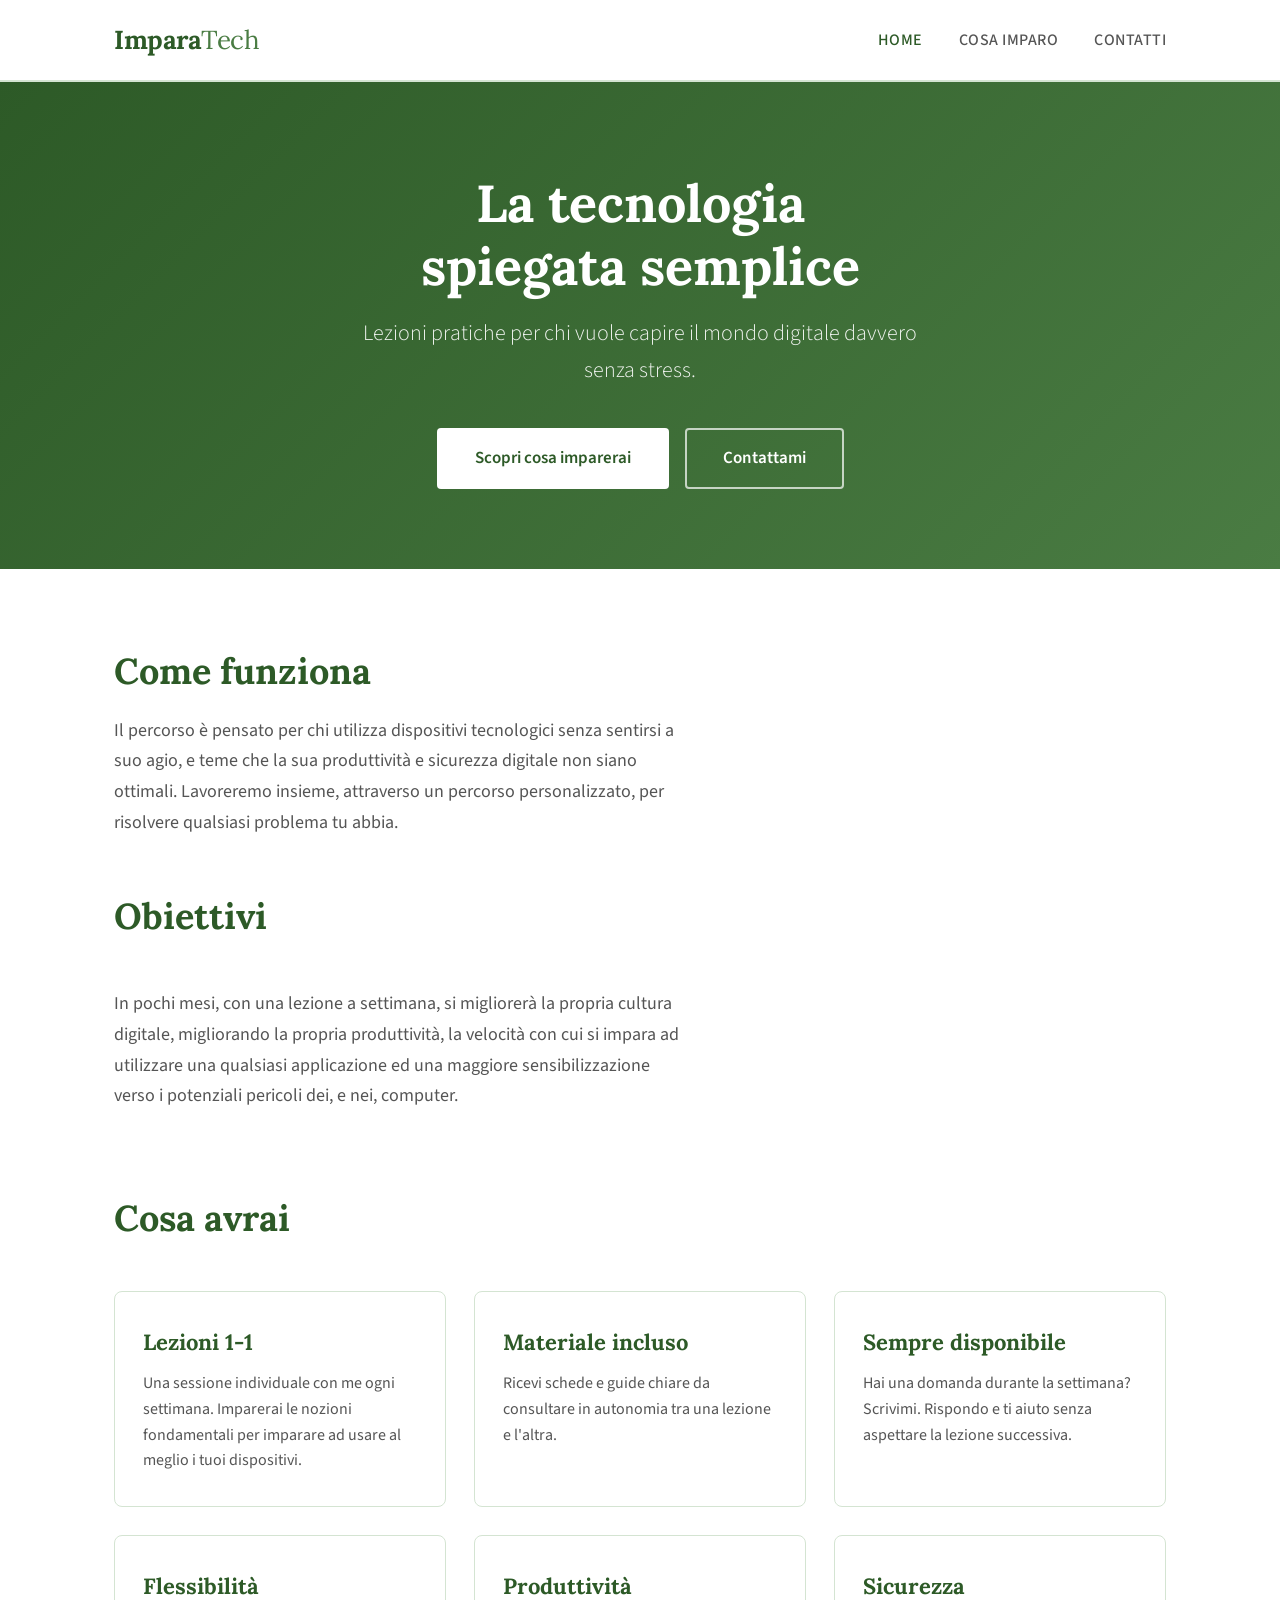
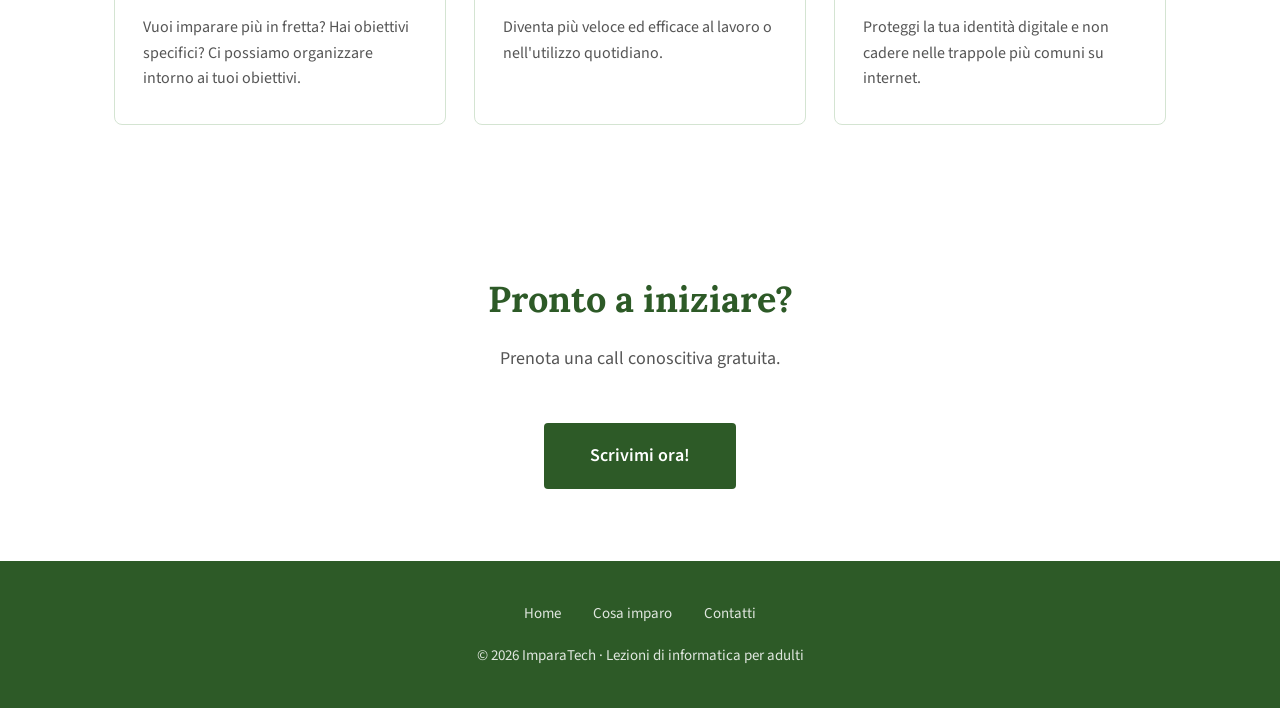
<file: index.html>
<!DOCTYPE html>
<html lang="it">
<head>
    <meta charset="UTF-8">
    <meta name="viewport" content="width=device-width, initial-scale=1.0">
    <title>ImparaTech</title>
    <meta name="description" content="ImparaTech: lezioni di informatica pratiche e chiare per adulti. Impara a usare il computer, navigare in sicurezza e capire l'intelligenza artificiale.">
    <link rel="stylesheet" href="styles.css">
    <link rel="stylesheet" href="https://cdnjs.cloudflare.com/ajax/libs/font-awesome/6.5.0/css/all.min.css">
</head>
<body>

<header>
    <div class="navbar">
        <a href="index.html" class="logo">Impara<span>Tech</span></a>
        <button class="hamburger" onclick="toggleMenu()" aria-label="Menu">
            <span></span><span></span><span></span>
        </button>
        <nav>
            <ul id="nav-menu">
                <li><a href="index.html" class="active">Home</a></li>
                <li><a href="contenuti.html">Cosa imparo</a></li>
                <li><a href="contatti.html">Contatti</a></li>
            </ul>
        </nav>
    </div>
</header>

<section class="hero">
    <div class="container">
        <h1>La tecnologia<br>spiegata semplice</h1>
        <p>Lezioni pratiche per chi vuole capire il mondo digitale davvero senza stress.</p>
        <a href="contenuti.html" class="btn">Scopri cosa imparerai</a>
        <a href="contatti.html" class="btn btn-outline">Contattami</a>
    </div>
</section>

<section>
    <div class="container">
        <div class="section-title">Come funziona</div>
        <p class="section-sub">Il percorso è pensato per chi utilizza dispositivi tecnologici senza sentirsi a suo agio, e teme che la sua produttività e sicurezza digitale non siano ottimali. Lavoreremo insieme, attraverso un percorso personalizzato, per risolvere qualsiasi problema tu abbia.</p>
        <div class="cards">
            <div class="section-title">Obiettivi</div>
            <p class="section-sub">In pochi mesi, con una lezione a settimana, si migliorerà la propria cultura digitale, migliorando la propria produttività, la velocità con cui si impara ad utilizzare una qualsiasi applicazione ed una maggiore sensibilizzazione verso i potenziali pericoli dei, e nei, computer.</p>
            <div class="section-title">Cosa avrai</div>
            <div class="card">
                <h3>Lezioni 1-1</h3>
                <p>Una sessione individuale con me ogni settimana. Imparerai le nozioni fondamentali per imparare ad usare al meglio i tuoi dispositivi.</p>
            </div>
            <div class="card">
                <h3>Materiale incluso</h3>
                <p>Ricevi schede e guide chiare da consultare in autonomia tra una lezione e l'altra.</p>
            </div>
            <div class="card">
                <h3>Sempre disponibile</h3>
                <p>Hai una domanda durante la settimana? Scrivimi. Rispondo e ti aiuto senza aspettare la lezione successiva.</p>
            </div>
            <div class="card">
                <h3>Flessibilità</h3>
                <p>Vuoi imparare più in fretta? Hai obiettivi specifici? Ci possiamo organizzare intorno ai tuoi obiettivi.</p>
            </div>
           <div class="card">
                <h3>Produttività</h3>
                <p>Diventa più veloce ed efficace al lavoro o nell'utilizzo quotidiano.</p>
            </div>
           <div class="card">
                <h3>Sicurezza</h3>
                <p>Proteggi la tua identità digitale e non cadere nelle trappole più comuni su internet.</p>
            </div>
        </div>
    </div>
</section>



<section>
    <div class="container" style="text-align:center;">
        <div class="section-title">Pronto a iniziare?</div>
        <p class="section-sub" style="margin-left:auto; margin-right:auto; text-align:center;">Prenota una call conoscitiva gratuita.</p>
        <a href="contatti.html" class="btn" style="background: var(--verde); color: white; font-size:18px; padding: 16px 44px;">Scrivimi ora!</a>
    </div>
</section>

<footer>
    <div class="container">
        <ul class="footer-links">
            <li><a href="index.html">Home</a></li>
            <li><a href="contenuti.html">Cosa imparo</a></li>
            <li><a href="contatti.html">Contatti</a></li>
        </ul>
        <p>© 2026 ImparaTech · Lezioni di informatica per adulti</p>
    </div>
</footer>

<script>
function toggleMenu() {
    document.getElementById('nav-menu').classList.toggle('open');
}
</script>
</body>
</html>
</file>
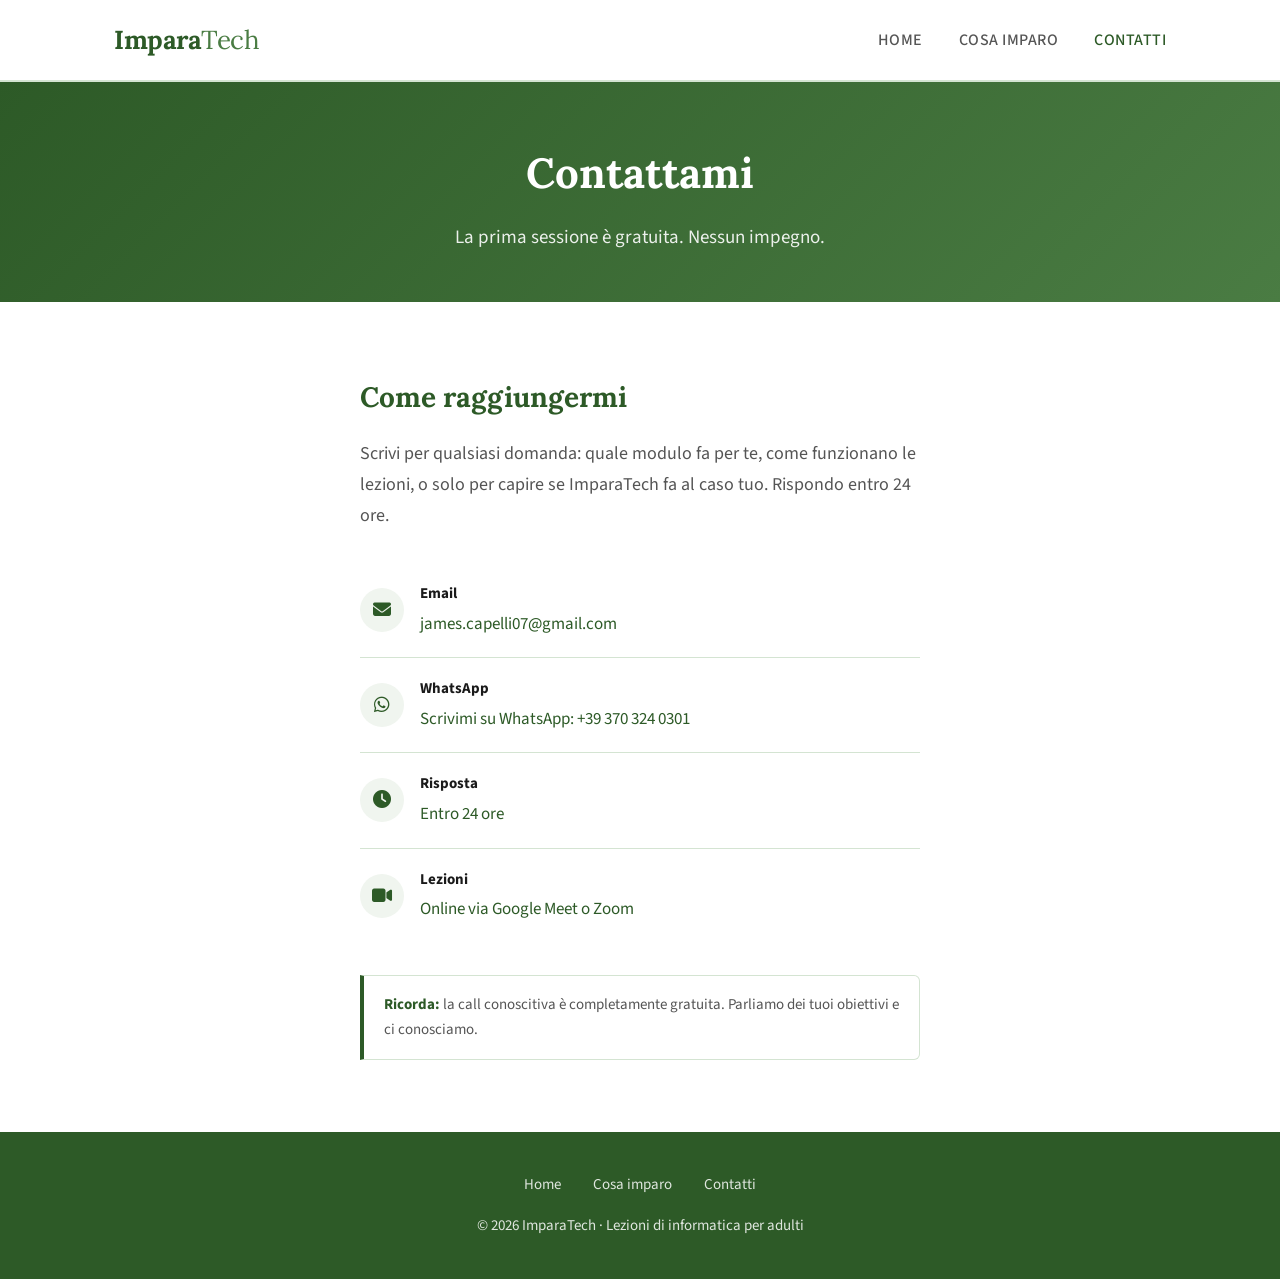
<file: contatti.html>
<!DOCTYPE html>
<html lang="it">
<head>
    <meta charset="UTF-8">
    <meta name="viewport" content="width=device-width, initial-scale=1.0">
    <title>Contatti – ImparaTech</title>
    <meta name="description" content="Contatta ImparaTech per iniziare le tue lezioni di informatica. Prima sessione gratuita, nessun impegno.">
    <link rel="stylesheet" href="styles.css">
    <link rel="stylesheet" href="https://cdnjs.cloudflare.com/ajax/libs/font-awesome/6.5.0/css/all.min.css">
    <style>
        .page-hero {
            background: linear-gradient(135deg, var(--verde) 0%, var(--verde-chiaro) 100%);
            padding: 56px 0 48px;
            color: white;
            text-align: center;
        }
        .page-hero h1 {
            font-family: 'Lora', serif;
            font-size: 42px;
            margin-bottom: 12px;
        }
        .page-hero p {
            font-size: 19px;
            opacity: 0.9;
        }

        .contatti-grid {
            display: grid;
            grid-template-columns: 1fr 1fr;
            gap: 60px;
            align-items: start;
        }

        @media (max-width: 760px) {
            .contatti-grid { grid-template-columns: 1fr; gap: 40px; }
        }

        .contatto-info h2 {
            font-family: 'Lora', serif;
            font-size: 28px;
            color: var(--verde);
            margin-bottom: 18px;
        }

        .contatto-info p {
            color: var(--testo-morbido);
            margin-bottom: 32px;
            line-height: 1.7;
        }

        .contatto-voce {
            display: flex;
            align-items: center;
            gap: 16px;
            padding: 18px 0;
            border-bottom: 1px solid var(--bordo);
        }

        .contatto-voce:last-child { border-bottom: none; }

        .contatto-voce .icona {
            background: var(--verde-sfondo);
            color: var(--verde);
            width: 44px;
            height: 44px;
            border-radius: 50%;
            display: flex;
            align-items: center;
            justify-content: center;
            font-size: 18px;
            flex-shrink: 0;
        }

        .contatto-voce .testo strong {
            display: block;
            font-size: 15px;
            color: var(--testo);
            margin-bottom: 2px;
        }

        .contatto-voce .testo a,
        .contatto-voce .testo span {
            font-size: 17px;
            color: var(--verde);
            text-decoration: none;
        }

        .contatto-voce .testo a:hover { text-decoration: underline; }

        /* Form */
        .form-box {
            background: var(--verde-sfondo);
            border: 1px solid var(--bordo);
            border-radius: 8px;
            padding: 36px 32px;
        }

        .form-box h2 {
            font-family: 'Lora', serif;
            font-size: 24px;
            color: var(--verde);
            margin-bottom: 6px;
        }

        .form-box .sub {
            font-size: 15px;
            color: var(--testo-morbido);
            margin-bottom: 28px;
        }

        .form-group {
            margin-bottom: 20px;
        }

        .form-group label {
            display: block;
            font-size: 15px;
            font-weight: 600;
            color: var(--testo);
            margin-bottom: 7px;
        }

        .form-group input,
        .form-group textarea,
        .form-group select {
            width: 100%;
            padding: 12px 16px;
            border: 1px solid var(--bordo);
            border-radius: 5px;
            font-family: 'Source Sans 3', sans-serif;
            font-size: 16px;
            color: var(--testo);
            background: white;
            transition: border-color 0.2s;
        }

        .form-group input:focus,
        .form-group textarea:focus,
        .form-group select:focus {
            outline: none;
            border-color: var(--verde);
        }

        .form-group textarea {
            height: 110px;
            resize: vertical;
        }

        .form-submit {
            width: 100%;
            background: var(--verde);
            color: white;
            border: none;
            padding: 15px;
            border-radius: 5px;
            font-family: 'Source Sans 3', sans-serif;
            font-size: 17px;
            font-weight: 600;
            cursor: pointer;
            transition: background 0.2s;
        }

        .form-submit:hover { background: var(--verde-accent); }

        .nota-gratuita {
            background: white;
            border: 1px solid var(--bordo);
            border-left: 4px solid var(--verde);
            padding: 16px 20px;
            border-radius: 0 6px 6px 0;
            font-size: 15px;
            color: var(--testo-morbido);
            margin-top: 16px;
        }

        .nota-gratuita strong { color: var(--verde); }

        .successo {
            display: none;
            background: var(--verde);
            color: white;
            padding: 20px 24px;
            border-radius: 6px;
            text-align: center;
            font-size: 17px;
            margin-top: 16px;
        }
    </style>
</head>
<body>

<header>
    <div class="navbar">
        <a href="index.html" class="logo">Impara<span>Tech</span></a>
        <button class="hamburger" onclick="toggleMenu()" aria-label="Menu">
            <span></span><span></span><span></span>
        </button>
        <nav>
            <ul id="nav-menu">
                <li><a href="index.html">Home</a></li>
                <li><a href="contenuti.html">Cosa imparo</a></li>
                <li><a href="contatti.html" class="active">Contatti</a></li>
            </ul>
        </nav>
    </div>
</header>

<div class="page-hero">
    <div class="container">
        <h1>Contattami</h1>
        <p>La prima sessione è gratuita. Nessun impegno.</p>
    </div>
</div>

<section>
    <div class="container">
        <div style="max-width: 560px; margin: 0 auto;">

            <div class="contatto-info">
                <h2>Come raggiungermi</h2>
                <p>Scrivi per qualsiasi domanda: quale modulo fa per te, come funzionano le lezioni, o solo per capire se ImparaTech fa al caso tuo. Rispondo entro 24 ore.</p>

                <div class="contatto-voce">
                    <div class="icona"><i class="fa-solid fa-envelope"></i></div>
                    <div class="testo">
                        <strong>Email</strong>
                        <a href="mailto:james.capelli07@gmail.com">james.capelli07@gmail.com</a>
                    </div>
                </div>

                <div class="contatto-voce">
                    <div class="icona"><i class="fa-brands fa-whatsapp"></i></div>
                    <div class="testo">
                        <strong>WhatsApp</strong>
                        <a href="https://wa.me/393703240301" target="_blank">Scrivimi su WhatsApp: +39 370 324 0301</a>
                    </div>
                </div>

                <div class="contatto-voce">
                    <div class="icona"><i class="fa-solid fa-clock"></i></div>
                    <div class="testo">
                        <strong>Risposta</strong>
                        <span>Entro 24 ore</span>
                    </div>
                </div>

                <div class="contatto-voce">
                    <div class="icona"><i class="fa-solid fa-video"></i></div>
                    <div class="testo">
                        <strong>Lezioni</strong>
                        <span>Online via Google Meet o Zoom</span>
                    </div>
                </div>
            </div>

            <div class="nota-gratuita" style="margin-top: 32px;">
                <strong>Ricorda:</strong> la call conoscitiva è completamente gratuita. Parliamo dei tuoi obiettivi e ci conosciamo.
            </div>

        </div>
    </div>
</section>

<footer>
    <div class="container">
        <ul class="footer-links">
            <li><a href="index.html">Home</a></li>
            <li><a href="contenuti.html">Cosa imparo</a></li>
            <li><a href="contatti.html">Contatti</a></li>
        </ul>
        <p>© 2026 ImparaTech · Lezioni di informatica per adulti</p>
    </div>
</footer>

<script>
function toggleMenu() {
    document.getElementById('nav-menu').classList.toggle('open');
}
}
</script>
</body>
</html>
</file>
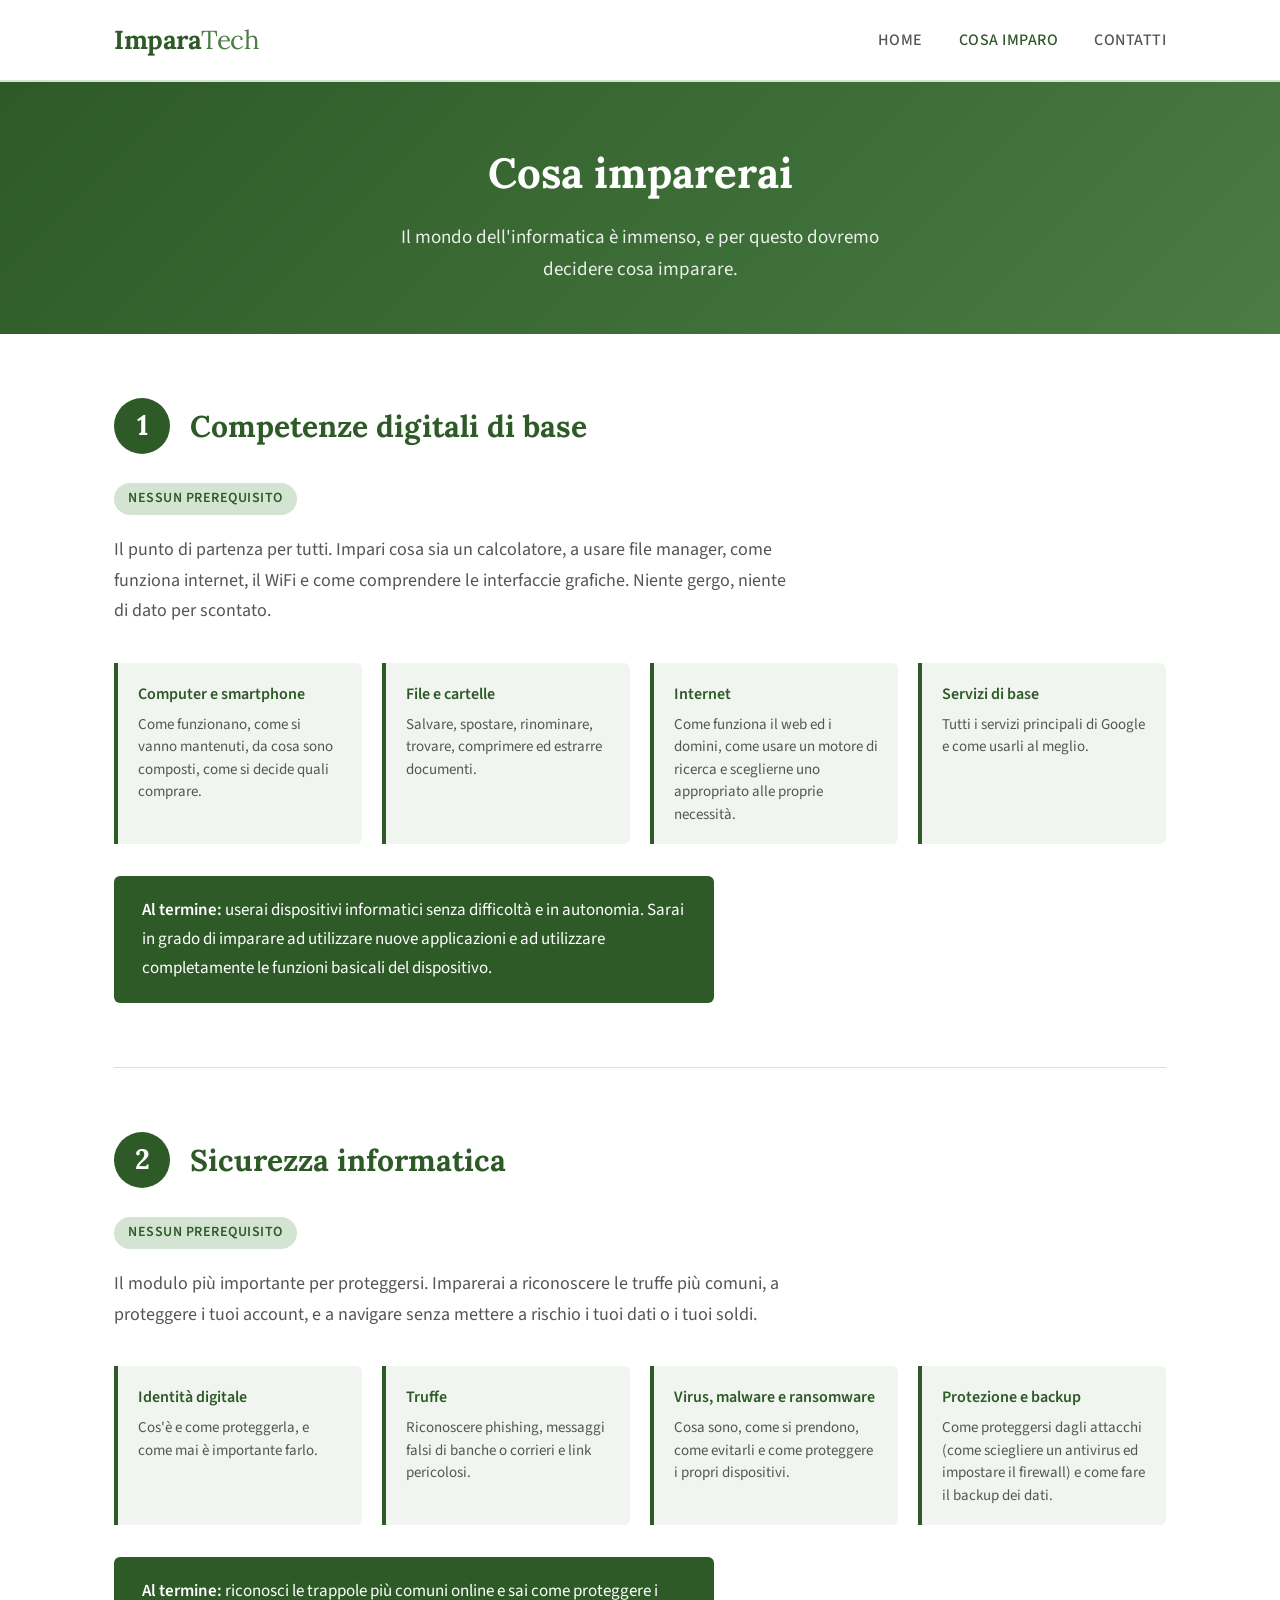
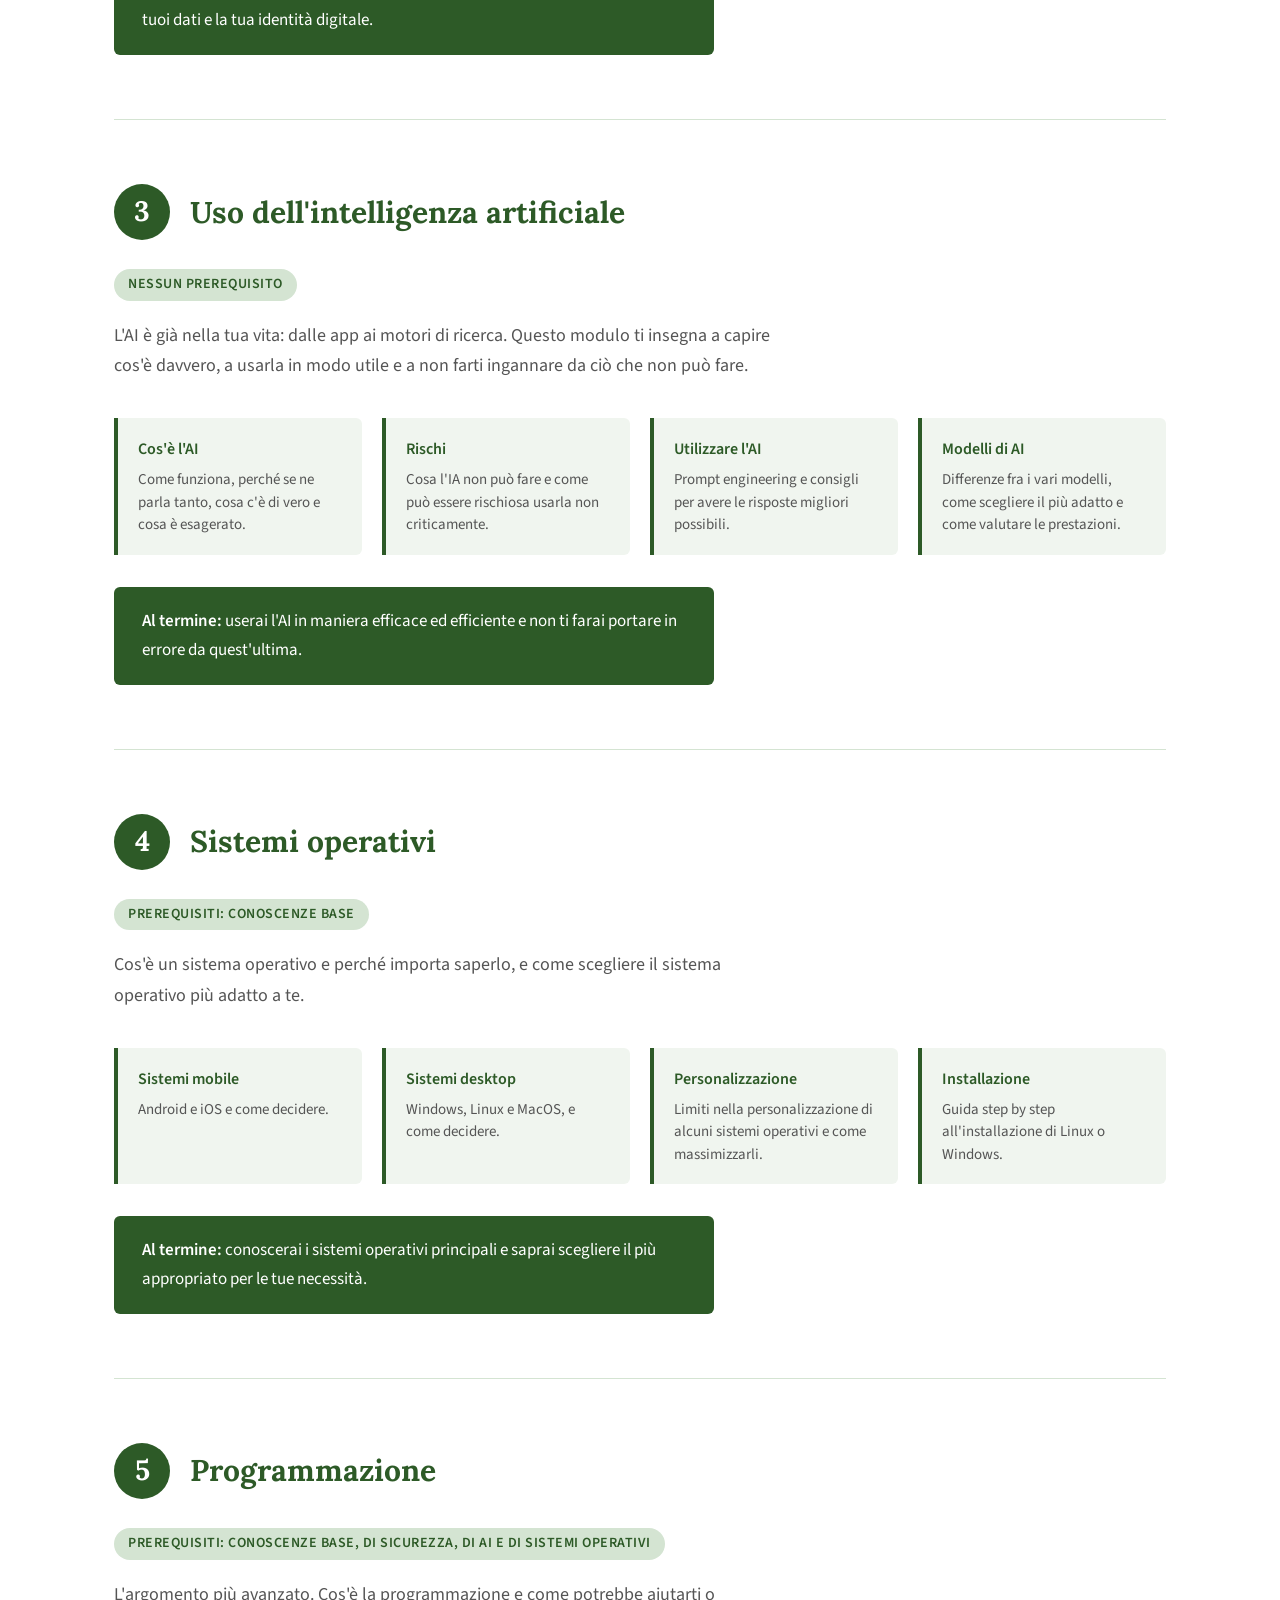
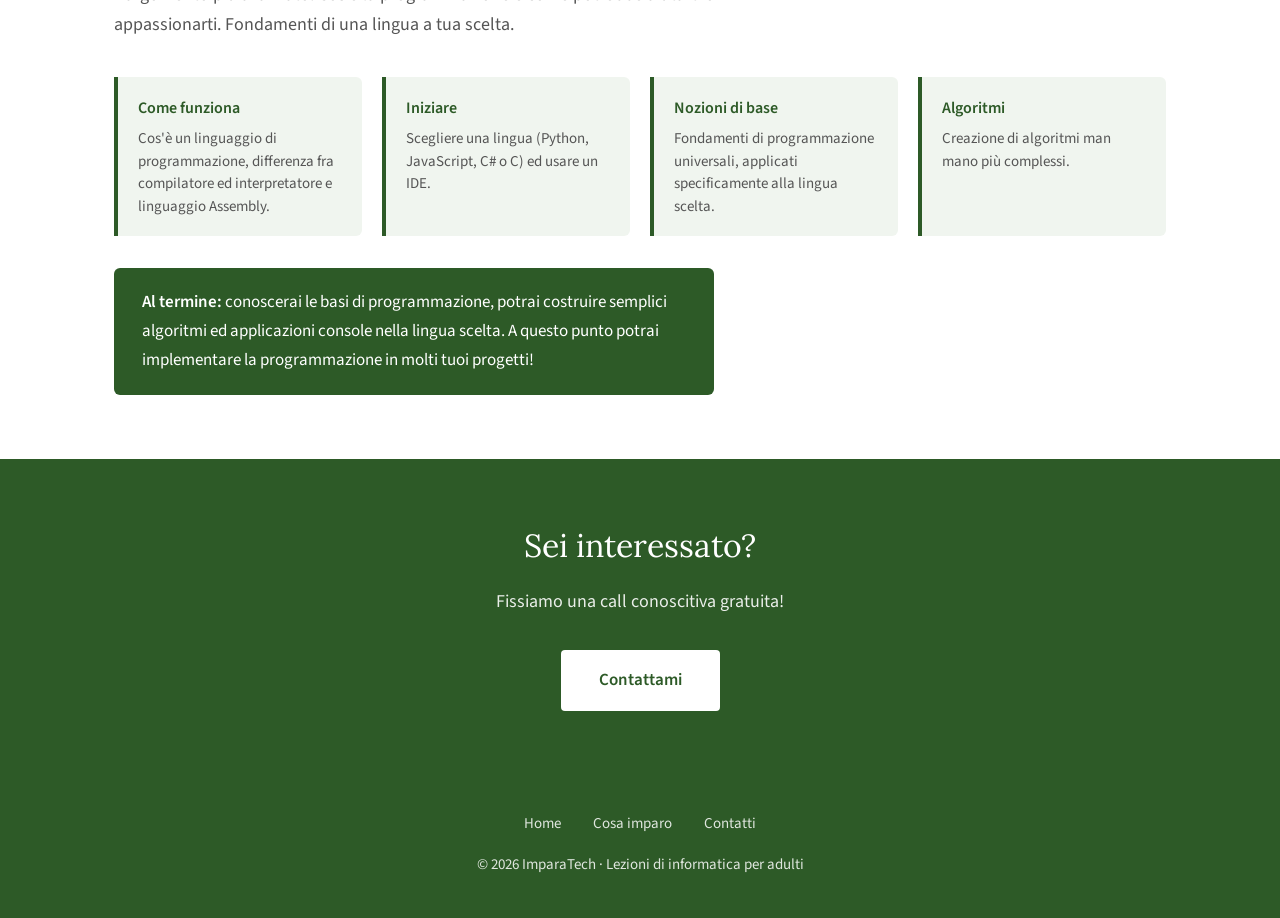
<file: contenuti.html>
<!DOCTYPE html>
<html lang="it">
<head>
    <meta charset="UTF-8">
    <meta name="viewport" content="width=device-width, initial-scale=1.0">
    <title>Cosa imparo - ImparaTech</title>
    <meta name="description" content="I tre moduli di ImparaTech: competenze digitali, sicurezza informatica e intelligenza artificiale. Scopri cosa imparerai.">
    <link rel="stylesheet" href="styles.css">
    <link rel="stylesheet" href="https://cdnjs.cloudflare.com/ajax/libs/font-awesome/6.5.0/css/all.min.css">
    <style>
        .modulo {
            padding: 64px 0;
            border-bottom: 1px solid var(--bordo);
        }
        .modulo:last-child { border-bottom: none; }
        .modulo-header {
            display: flex;
            align-items: center;
            gap: 20px;
            margin-bottom: 28px;
        }
        .modulo-numero {
            background: var(--verde);
            color: white;
            font-family: 'Lora', serif;
            font-size: 28px;
            font-weight: 700;
            width: 56px;
            height: 56px;
            border-radius: 50%;
            display: flex;
            align-items: center;
            justify-content: center;
            flex-shrink: 0;
        }
        .modulo-header h2 {
            font-family: 'Lora', serif;
            font-size: 30px;
            color: var(--verde);
        }
        .modulo-header .emoji {
            font-size: 32px;
        }
        .modulo-intro {
            font-size: 18px;
            color: var(--testo-morbido);
            margin-bottom: 36px;
            max-width: 680px;
            line-height: 1.7;
        }
        .argomenti {
            display: grid;
            grid-template-columns: repeat(auto-fit, minmax(240px, 1fr));
            gap: 20px;
            margin-bottom: 32px;
        }
        .argomento {
            background: var(--verde-sfondo);
            border-left: 4px solid var(--verde);
            padding: 18px 20px;
            border-radius: 0 6px 6px 0;
        }
        .argomento h4 {
            font-size: 16px;
            font-weight: 600;
            color: var(--verde);
            margin-bottom: 6px;
        }
        .argomento p {
            font-size: 15px;
            color: var(--testo-morbido);
            line-height: 1.5;
        }
        .risultato {
            background: var(--verde);
            color: white;
            padding: 20px 28px;
            border-radius: 6px;
            font-size: 17px;
            display: flex;
            align-items: center;
            gap: 14px;
            max-width: 600px;
        }
        .risultato strong { font-weight: 600; }
        .durata-badge {
            display: inline-block;
            background: var(--bordo);
            color: var(--verde);
            font-size: 14px;
            font-weight: 600;
            padding: 4px 14px;
            border-radius: 20px;
            margin-bottom: 20px;
            text-transform: uppercase;
            letter-spacing: 0.5px;
        }
        .page-hero {
            background: linear-gradient(135deg, var(--verde) 0%, var(--verde-chiaro) 100%);
            padding: 56px 0 48px;
            color: white;
            text-align: center;
        }
        .page-hero h1 {
            font-family: 'Lora', serif;
            font-size: 42px;
            margin-bottom: 12px;
        }
        .page-hero p {
            font-size: 19px;
            opacity: 0.9;
            max-width: 520px;
            margin: 0 auto;
        }
    </style>
</head>
<body>

<header>
    <div class="navbar">
        <a href="index.html" class="logo">Impara<span>Tech</span></a>
        <button class="hamburger" onclick="toggleMenu()" aria-label="Menu">
            <span></span><span></span><span></span>
        </button>
        <nav>
            <ul id="nav-menu">
                <li><a href="index.html">Home</a></li>
                <li><a href="contenuti.html" class="active">Cosa imparo</a></li>
                <li><a href="contatti.html">Contatti</a></li>
            </ul>
        </nav>
    </div>
</header>

<div class="page-hero">
    <div class="container">
        <h1>Cosa imparerai</h1>
        <p>Il mondo dell'informatica è immenso, e per questo dovremo decidere cosa imparare.</p>
    </div>
</div>

<div class="container">

    <!-- MODULO 1 -->
    <div class="modulo" id="base">
        <div class="modulo-header">
            <div class="modulo-numero">1</div>
            <h2>Competenze digitali di base</h2>
        </div>
        <div class="durata-badge">Nessun prerequisito</div>
        <p class="modulo-intro">
            Il punto di partenza per tutti. Impari cosa sia un calcolatore, a usare file manager, come funziona internet, il WiFi e come comprendere le interfaccie grafiche. Niente gergo, niente di dato per scontato.
        </p>
        <div class="argomenti">
            <div class="argomento">
                <h4>Computer e smartphone</h4>
                <p>Come funzionano, come si vanno mantenuti, da cosa sono composti, come si decide quali comprare.</p>
            </div>
            <div class="argomento">
                <h4>File e cartelle</h4>
                <p>Salvare, spostare, rinominare, trovare, comprimere ed estrarre documenti.</p>
            </div>
            <div class="argomento">
                <h4>Internet</h4>
                <p>Come funziona il web ed i domini, come usare un motore di ricerca e sceglierne uno appropriato alle proprie necessità.</p>
            </div>
            <div class="argomento">
                <h4>Servizi di base</h4>
                <p>Tutti i servizi principali di Google e come usarli al meglio.</p>
            </div>
        </div>
        <div class="risultato">
            <span><strong>Al termine:</strong> userai dispositivi informatici senza difficoltà e in autonomia. Sarai in grado di imparare ad utilizzare nuove applicazioni e ad utilizzare completamente le funzioni basicali del dispositivo.</span>
        </div>
    </div>

    <!-- MODULO 2 -->
    <div class="modulo" id="sicurezza">
        <div class="modulo-header">
            <div class="modulo-numero">2</div>
            <h2>Sicurezza informatica</h2>
        </div>
        <div class="durata-badge">Nessun prerequisito</div>
        <p class="modulo-intro">
            Il modulo più importante per proteggersi. Imparerai a riconoscere le truffe più comuni, a proteggere i tuoi account, e a navigare senza mettere a rischio i tuoi dati o i tuoi soldi.
        </p>
        <div class="argomenti">
            <div class="argomento">
                <h4>Identità digitale</h4>
                <p>Cos'è e come proteggerla, e come mai è importante farlo.</p>
            </div>
            <div class="argomento">
                <h4>Truffe</h4>
                <p>Riconoscere phishing, messaggi falsi di banche o corrieri e link pericolosi.</p>
            </div>
            <div class="argomento">
                <h4>Virus, malware e ransomware</h4>
                <p>Cosa sono, come si prendono, come evitarli e come proteggere i propri dispositivi.</p>
            </div>
            <div class="argomento">
                <h4>Protezione e backup</h4>
                <p>Come proteggersi dagli attacchi (come sciegliere un antivirus ed impostare il firewall) e come fare il backup dei dati.</p>
            </div>
        </div>
        <div class="risultato">
            <span><strong>Al termine:</strong> riconosci le trappole più comuni online e sai come proteggere i tuoi dati e la tua identità digitale.</span>
        </div>
    </div>

    <!-- MODULO 3 -->
    <div class="modulo" id="ai">
        <div class="modulo-header">
            <div class="modulo-numero">3</div>
            <h2>Uso dell'intelligenza artificiale</h2>
        </div>
        <div class="durata-badge">Nessun prerequisito</div>
        <p class="modulo-intro">
            L'AI è già nella tua vita: dalle app ai motori di ricerca. Questo modulo ti insegna a capire cos'è davvero, a usarla in modo utile e a non farti ingannare da ciò che non può fare.
        </p>
        <div class="argomenti">
            <div class="argomento">
                <h4>Cos'è l'AI</h4>
                <p>Come funziona, perché se ne parla tanto, cosa c'è di vero e cosa è esagerato.</p>
            </div>
            <div class="argomento">
                <h4>Rischi</h4>
                <p>Cosa l'IA non può fare e come può essere rischiosa usarla non criticamente.</p>
            </div>
            <div class="argomento">
                <h4>Utilizzare l'AI</h4>
                <p>Prompt engineering e consigli per avere le risposte migliori possibili.</p>
            </div>
            <div class="argomento">
                <h4>Modelli di AI</h4>
                <p>Differenze fra i vari modelli, come scegliere il più adatto e come valutare le prestazioni.</p>
            </div>
        </div>
        <div class="risultato">
            <span><strong>Al termine:</strong> userai l'AI in maniera efficace ed efficiente e non ti farai portare in errore da quest'ultima.</span>
        </div>
    </div>

        <!-- MODULO 4 -->
    <div class="modulo" id="ai">
        <div class="modulo-header">
            <div class="modulo-numero">4</div>
            <h2>Sistemi operativi</h2>
        </div>
        <div class="durata-badge">Prerequisiti: conoscenze base</div>
        <p class="modulo-intro">
            Cos'è un sistema operativo e perché importa saperlo, e come scegliere il sistema operativo più adatto a te.
        </p>
        <div class="argomenti">
            <div class="argomento">
                <h4>Sistemi mobile</h4>
                <p>Android e iOS e come decidere.</p>
            </div>
            <div class="argomento">
                <h4>Sistemi desktop</h4>
                <p>Windows, Linux e MacOS, e come decidere.</p>
            </div>
            <div class="argomento">
                <h4>Personalizzazione</h4>
                <p>Limiti nella personalizzazione di alcuni sistemi operativi e come massimizzarli.</p>
            </div>
            <div class="argomento">
                <h4>Installazione</h4>
                <p>Guida step by step all'installazione di Linux o Windows.</p>
            </div>
        </div>
        <div class="risultato">
            <span><strong>Al termine:</strong> conoscerai i sistemi operativi principali e saprai scegliere il più appropriato per le tue necessità.</span>
        </div>
    </div>

            <!-- MODULO 5 -->
    <div class="modulo" id="ai">
        <div class="modulo-header">
            <div class="modulo-numero">5</div>
            <h2>Programmazione</h2>
        </div>
        <div class="durata-badge">Prerequisiti: conoscenze base, di sicurezza, di AI e di sistemi operativi</div>
        <p class="modulo-intro">
            L'argomento più avanzato. Cos'è la programmazione e come potrebbe aiutarti o appassionarti. Fondamenti di una lingua a tua scelta.
        </p>
        <div class="argomenti">
            <div class="argomento">
                <h4>Come funziona</h4>
                <p>Cos'è un linguaggio di programmazione, differenza fra compilatore ed interpretatore e linguaggio Assembly.</p>
            </div>
            <div class="argomento">
                <h4>Iniziare</h4>
                <p>Scegliere una lingua (Python, JavaScript, C# o C) ed usare un IDE.</p>
            </div>
            <div class="argomento">
                <h4>Nozioni di base</h4>
                <p>Fondamenti di programmazione universali, applicati specificamente alla lingua scelta.</p>
            </div>
            <div class="argomento">
                <h4>Algoritmi</h4>
                <p>Creazione di algoritmi man mano più complessi.</p>
            </div>
        </div>
        <div class="risultato">
            <span><strong>Al termine:</strong> conoscerai le basi di programmazione, potrai costruire semplici algoritmi ed applicazioni console nella lingua scelta. A questo punto potrai implementare la programmazione in molti tuoi progetti!</span>
        </div>
    </div>
</div>

<section style="background: var(--verde); padding: 60px 0; text-align:center; color:white;">
    <div class="container">
        <div style="font-family:'Lora',serif; font-size:32px; margin-bottom:14px;">Sei interessato?</div>
        <p style="font-size:18px; opacity:0.9; margin-bottom:32px;">Fissiamo una call conoscitiva gratuita!</p>
        <a href="contatti.html" class="btn">Contattami</a>
    </div>
</section>

<footer>
    <div class="container">
        <ul class="footer-links">
            <li><a href="index.html">Home</a></li>
            <li><a href="contenuti.html">Cosa imparo</a></li>
            <li><a href="contatti.html">Contatti</a></li>
        </ul>
        <p>© 2026 ImparaTech · Lezioni di informatica per adulti</p>
    </div>
</footer>

<script>
function toggleMenu() {
    document.getElementById('nav-menu').classList.toggle('open');
}
</script>
</body>
</html>
</file>
<file: styles.css>
@import url('https://fonts.googleapis.com/css2?family=Lora:wght@400;600;700&family=Source+Sans+3:wght@300;400;500;600&display=swap');

* {
    margin: 0;
    padding: 0;
    box-sizing: border-box;
}

:root {
    --verde: #2d5a27;
    --verde-chiaro: #4a7c43;
    --verde-sfondo: #f0f5ef;
    --verde-accent: #3a6e33;
    --testo: #1a1a1a;
    --testo-morbido: #555;
    --bianco: #ffffff;
    --bordo: #d4e4d2;
}

body {
    font-family: 'Source Sans 3', sans-serif;
    font-size: 18px;
    line-height: 1.7;
    color: var(--testo);
    background: var(--bianco);
}

.container {
    max-width: 1100px;
    margin: 0 auto;
    padding: 0 24px;
}

.cards .section-title,
.cards .section-sub {
    grid-column: 1 / -1;
}

/* ── HEADER ── */
header {
    background: var(--bianco);
    border-bottom: 2px solid var(--bordo);
    position: sticky;
    top: 0;
    z-index: 100;
}

.navbar {
    padding: 18px 0;
    display: flex;
    justify-content: space-between;
    align-items: center;
    max-width: 1100px;
    margin: 0 auto;
    padding-left: 24px;
    padding-right: 24px;
}
.contatti-grid {
    grid-template-columns: 1fr;
    max-width: 560px;
    margin: 0 auto;
}
.logo {
    font-family: 'Lora', serif;
    font-size: 26px;
    font-weight: 700;
    color: var(--verde);
    text-decoration: none;
    letter-spacing: -0.5px;
}

.logo span {
    color: var(--verde-chiaro);
    font-weight: 400;
}

nav ul {
    list-style: none;
    display: flex;
    gap: 36px;
}

nav a {
    text-decoration: none;
    color: var(--testo-morbido);
    font-size: 16px;
    font-weight: 500;
    text-transform: uppercase;
    letter-spacing: 0.5px;
    transition: color 0.2s;
}

nav a:hover, nav a.active {
    color: var(--verde);
}

/* ── HERO ── */
.hero {
    background: linear-gradient(135deg, var(--verde) 0%, var(--verde-chiaro) 100%);
    padding: 90px 0 80px;
    text-align: center;
    color: var(--bianco);
}

.hero h1 {
    font-family: 'Lora', serif;
    font-size: 52px;
    font-weight: 700;
    margin-bottom: 18px;
    line-height: 1.2;
}

.hero p {
    font-size: 22px;
    font-weight: 300;
    margin-bottom: 38px;
    opacity: 0.92;
    max-width: 600px;
    margin-left: auto;
    margin-right: auto;
}

.btn {
    display: inline-block;
    background: var(--bianco);
    color: var(--verde);
    padding: 14px 36px;
    border-radius: 4px;
    font-weight: 600;
    font-size: 17px;
    text-decoration: none;
    transition: background 0.2s, transform 0.15s;
    border: 2px solid transparent;
}

.btn:hover {
    background: var(--verde-sfondo);
    transform: translateY(-2px);
}

.btn-outline {
    background: transparent;
    color: var(--bianco);
    border: 2px solid rgba(255,255,255,0.7);
    margin-left: 12px;
}

.btn-outline:hover {
    background: rgba(255,255,255,0.12);
    border-color: var(--bianco);
}

/* ── SEZIONI ── */
section {
    padding: 72px 0;
}

section.grigio {
    background: var(--verde-sfondo);
}

.section-title {
    font-family: 'Lora', serif;
    font-size: 36px;
    color: var(--verde);
    margin-bottom: 14px;
    font-weight: 700;
}

.section-sub {
    font-size: 18px;
    color: var(--testo-morbido);
    margin-bottom: 48px;
    max-width: 580px;
}

/* ── CARD ── */
.cards {
    display: grid;
    grid-template-columns: repeat(auto-fit, minmax(280px, 1fr));
    gap: 28px;
}

.card {
    background: var(--bianco);
    border: 1px solid var(--bordo);
    border-radius: 8px;
    padding: 32px 28px;
    transition: box-shadow 0.2s, transform 0.2s;
}

.card:hover {
    box-shadow: 0 8px 24px rgba(45,90,39,0.12);
    transform: translateY(-3px);
}

.card-icon {
    font-size: 36px;
    margin-bottom: 16px;
}

.card h3 {
    font-family: 'Lora', serif;
    font-size: 22px;
    color: var(--verde);
    margin-bottom: 10px;
}

.card p {
    font-size: 16px;
    color: var(--testo-morbido);
    line-height: 1.6;
}

/* ── FOOTER ── */
footer {
    background: var(--verde);
    color: rgba(255,255,255,0.85);
    padding: 40px 0;
    text-align: center;
    font-size: 15px;
}

footer a {
    color: rgba(255,255,255,0.85);
    text-decoration: none;
}

footer a:hover {
    color: var(--bianco);
    text-decoration: underline;
}

footer .footer-links {
    display: flex;
    justify-content: center;
    gap: 32px;
    margin-bottom: 16px;
    list-style: none;
}

/* ── MOBILE ── */
.hamburger {
    display: none;
    flex-direction: column;
    gap: 5px;
    background: none;
    border: none;
    cursor: pointer;
    padding: 4px;
}

.hamburger span {
    width: 24px;
    height: 2px;
    background: var(--testo);
    transition: 0.3s;
}

@media (max-width: 700px) {
    .hero h1 { font-size: 34px; }
    .hero p { font-size: 18px; }
    .btn-outline { display: none; }

    nav ul {
        display: none;
        flex-direction: column;
        position: absolute;
        top: 70px;
        left: 0;
        right: 0;
        background: var(--bianco);
        border-bottom: 2px solid var(--bordo);
        padding: 20px 24px;
        gap: 20px;
    }

    nav ul.open { display: flex; }
    .hamburger { display: flex; }
    .section-title { font-size: 28px; }
}
</file>
